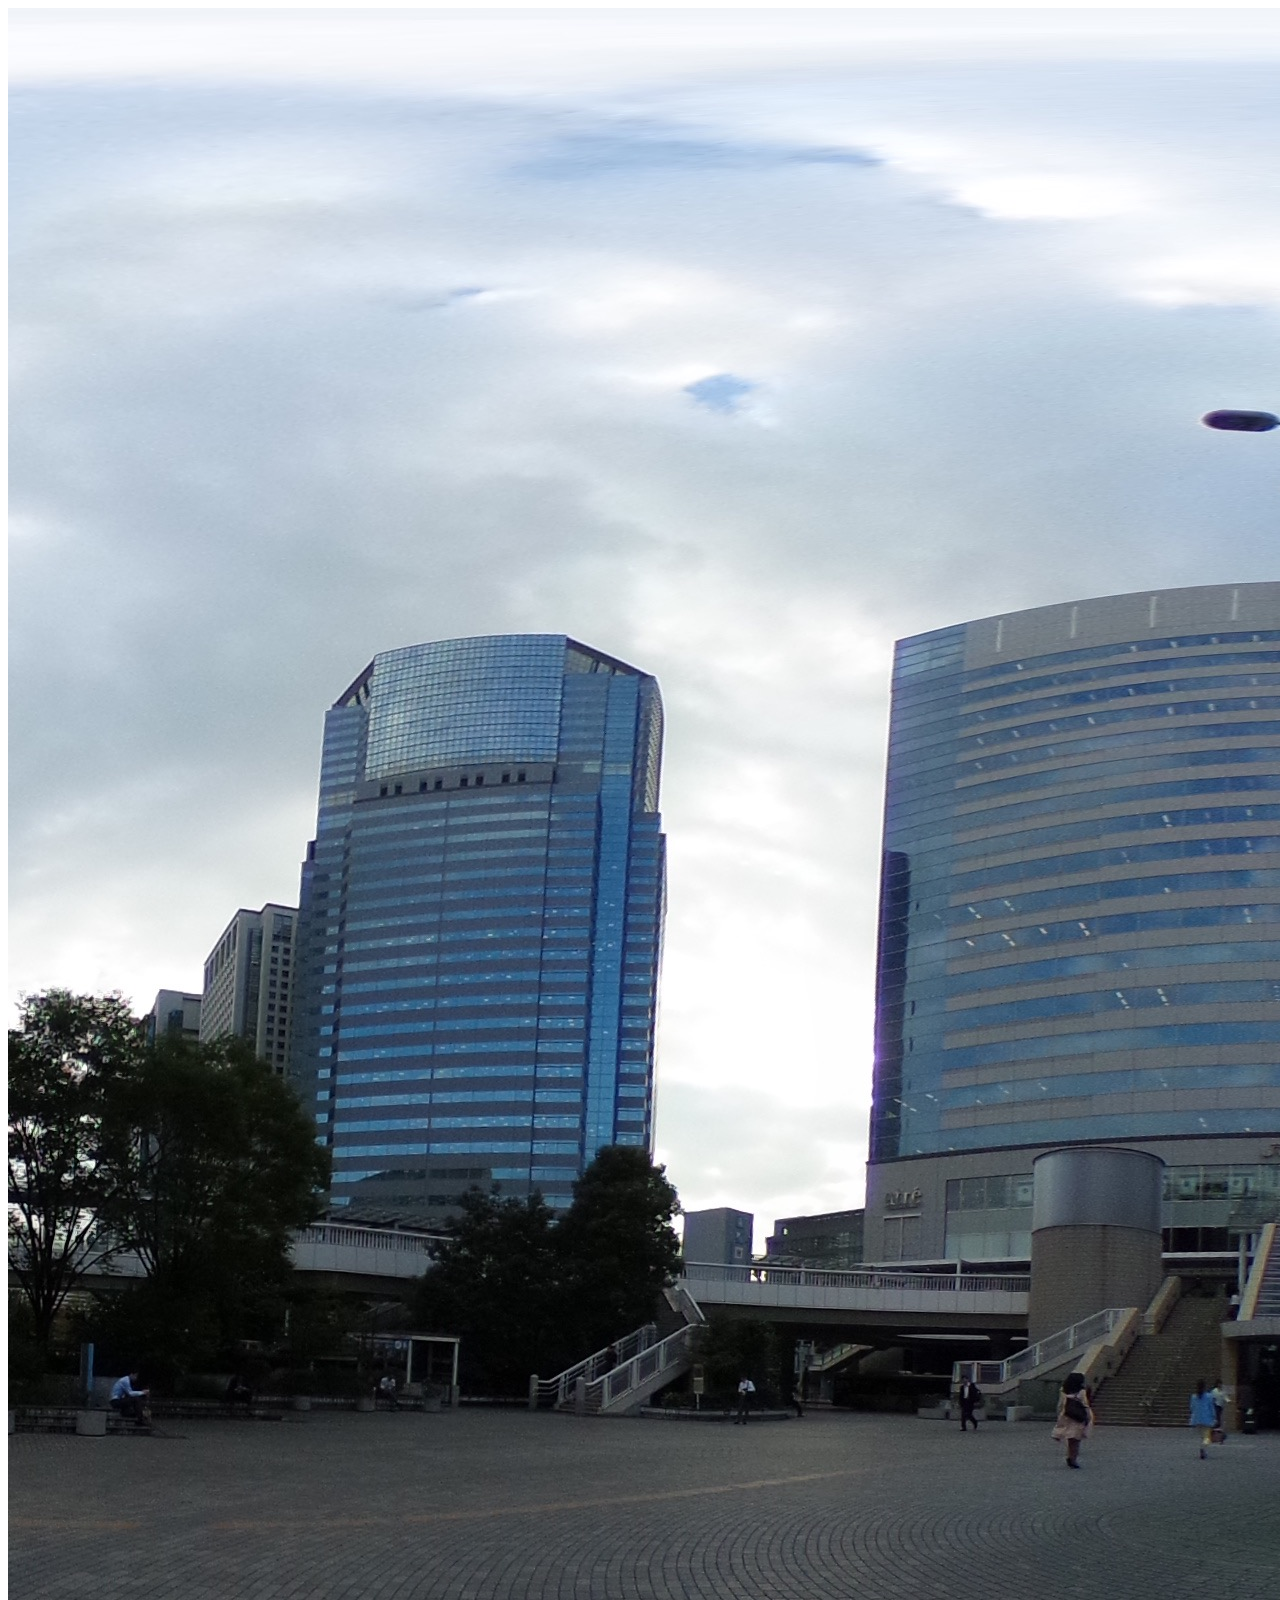
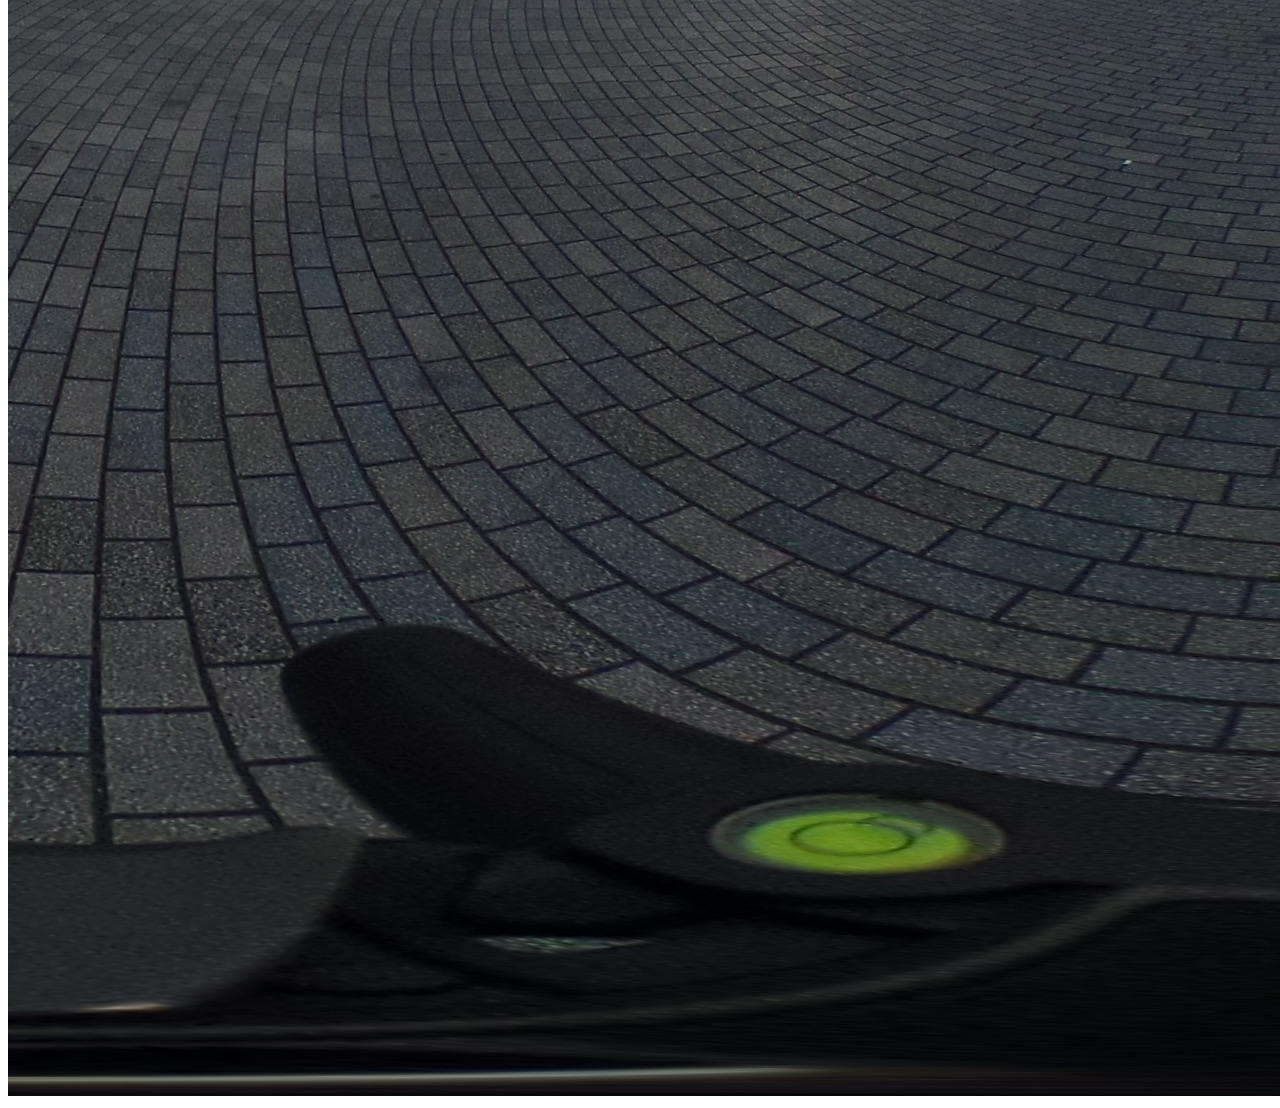
<file: sample01/index.html>
<!doctype html>
<html>
<head>
  <title>360 Panorama Viewer : A-Frame : Image</title>
  <meta charset="UTF-8" />
  <meta name="viewport" content="width=device-width, initial-scale=1" />
  <!-- A-frameの読み込み -->
  <script src="https://aframe.io/releases/1.6.0/aframe.min.js"></script>
</head>
<body>
<!-- シーン -->
<a-scene>
  <!-- 素材 -->
  <a-assets>
    <img id="sky" src="../common/images/image.jpg" />
  </a-assets>
  <!-- 全天球背景 -->
  <a-sky src="#sky" rotation="0 -130 0"></a-sky>
</a-scene>
</body>
</html>
</file>
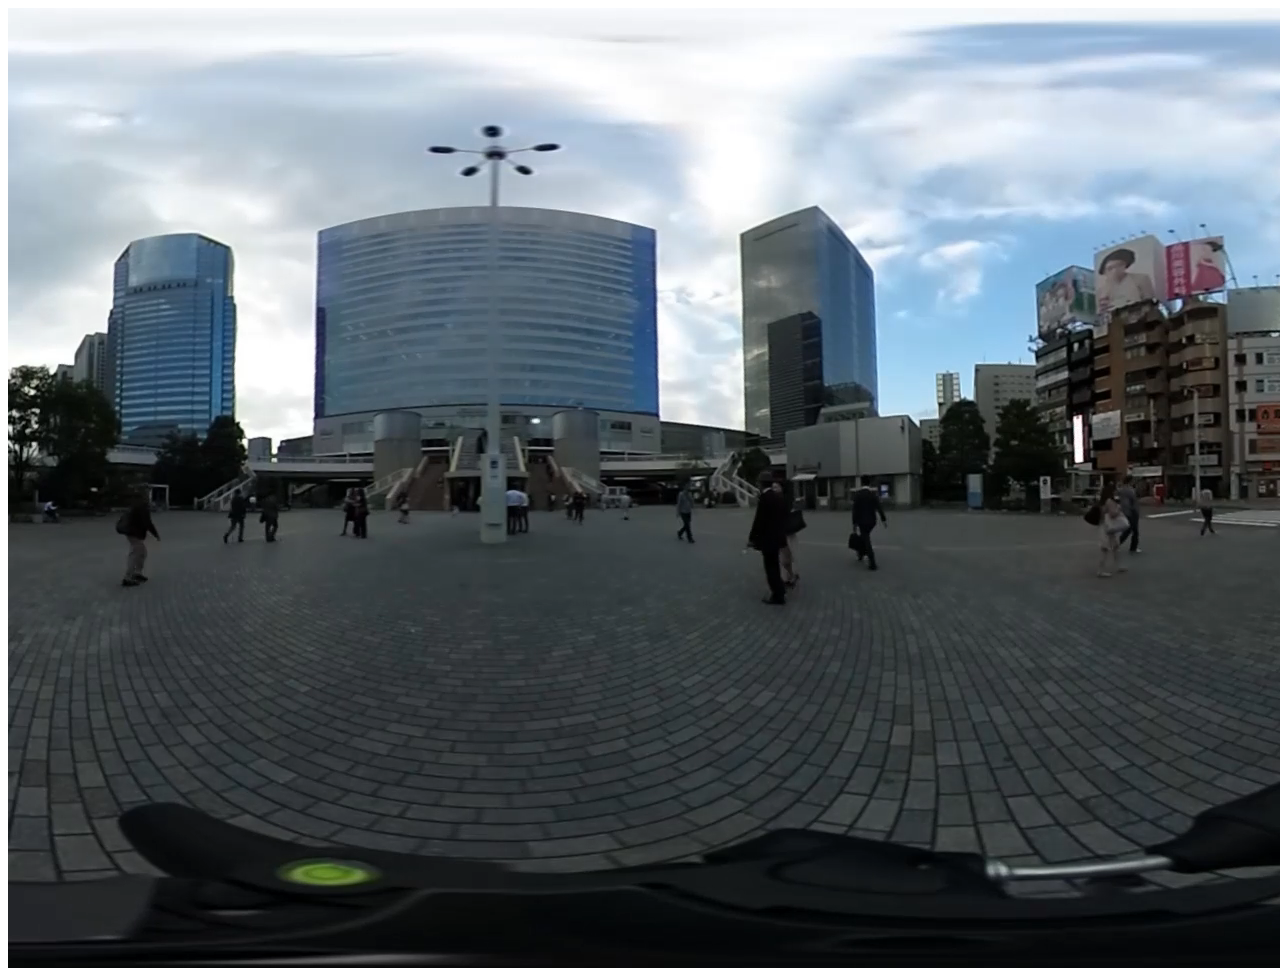
<file: sample02/index.html>
<!doctype html>
<html>
<head>
  <title>360 Panorama Viewer : A-Frame : Movie</title>
  <meta charset="UTF-8" />
  <meta name="viewport" content="width=device-width, initial-scale=1" />
  <!-- A-frameの読み込み -->
  <script src="https://aframe.io/releases/1.6.0/aframe.min.js"></script>
</head>
<body>
<!-- シーン -->
<a-scene>
  <!-- 素材 -->
  <a-assets>
    <video id="video"
           src="../common/videos/video.mp4"
           loop
           autoplay
           muted
           playsinline></video>
  </a-assets>
  <!-- 全天球背景 -->
  <a-videosphere src="#video" rotation="0 -130 0"></a-videosphere>
</a-scene>
</body>
</html>
</file>
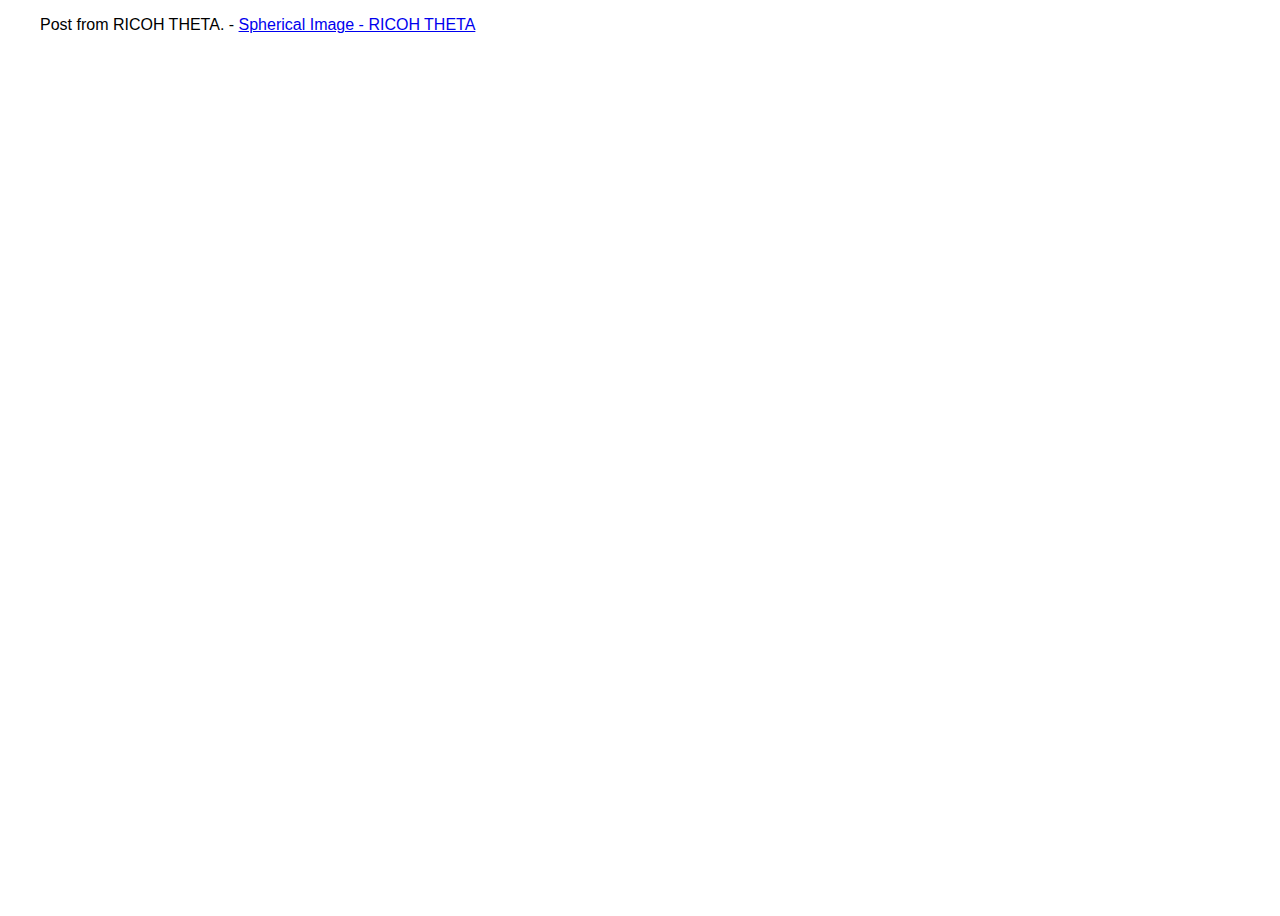
<file: sample05/index.html>
<!doctype html>
<html>
<head>
  <title>360 Panorama Viewer : theta360.com: Movie</title>
  <meta charset="UTF-8"/>
  <meta name="viewport" content="width=device-width, initial-scale=1"/>
  <link rel="stylesheet" href="../common/css/style.css"/>
</head>
<body>
<blockquote data-width="100%" data-height="100%" class="ricoh-theta-spherical-image">Post from RICOH THETA. - <a
        href="https://theta360.com/s/hJwTKyFAKbUoAqqqbr1I0AmBg" target="_blank">Spherical Image - RICOH THETA</a>
</blockquote>
<script async src="https://theta360.com/widgets.js" charset="utf-8"></script>
</body>
</html>
</file>
<file: common/css/style.css>
html {
    height: 100%;
}

body {
    font-family: sans-serif;
    overflow: hidden;
    height: 100%;
    margin: 0;
    padding: 0;
}
</file>
